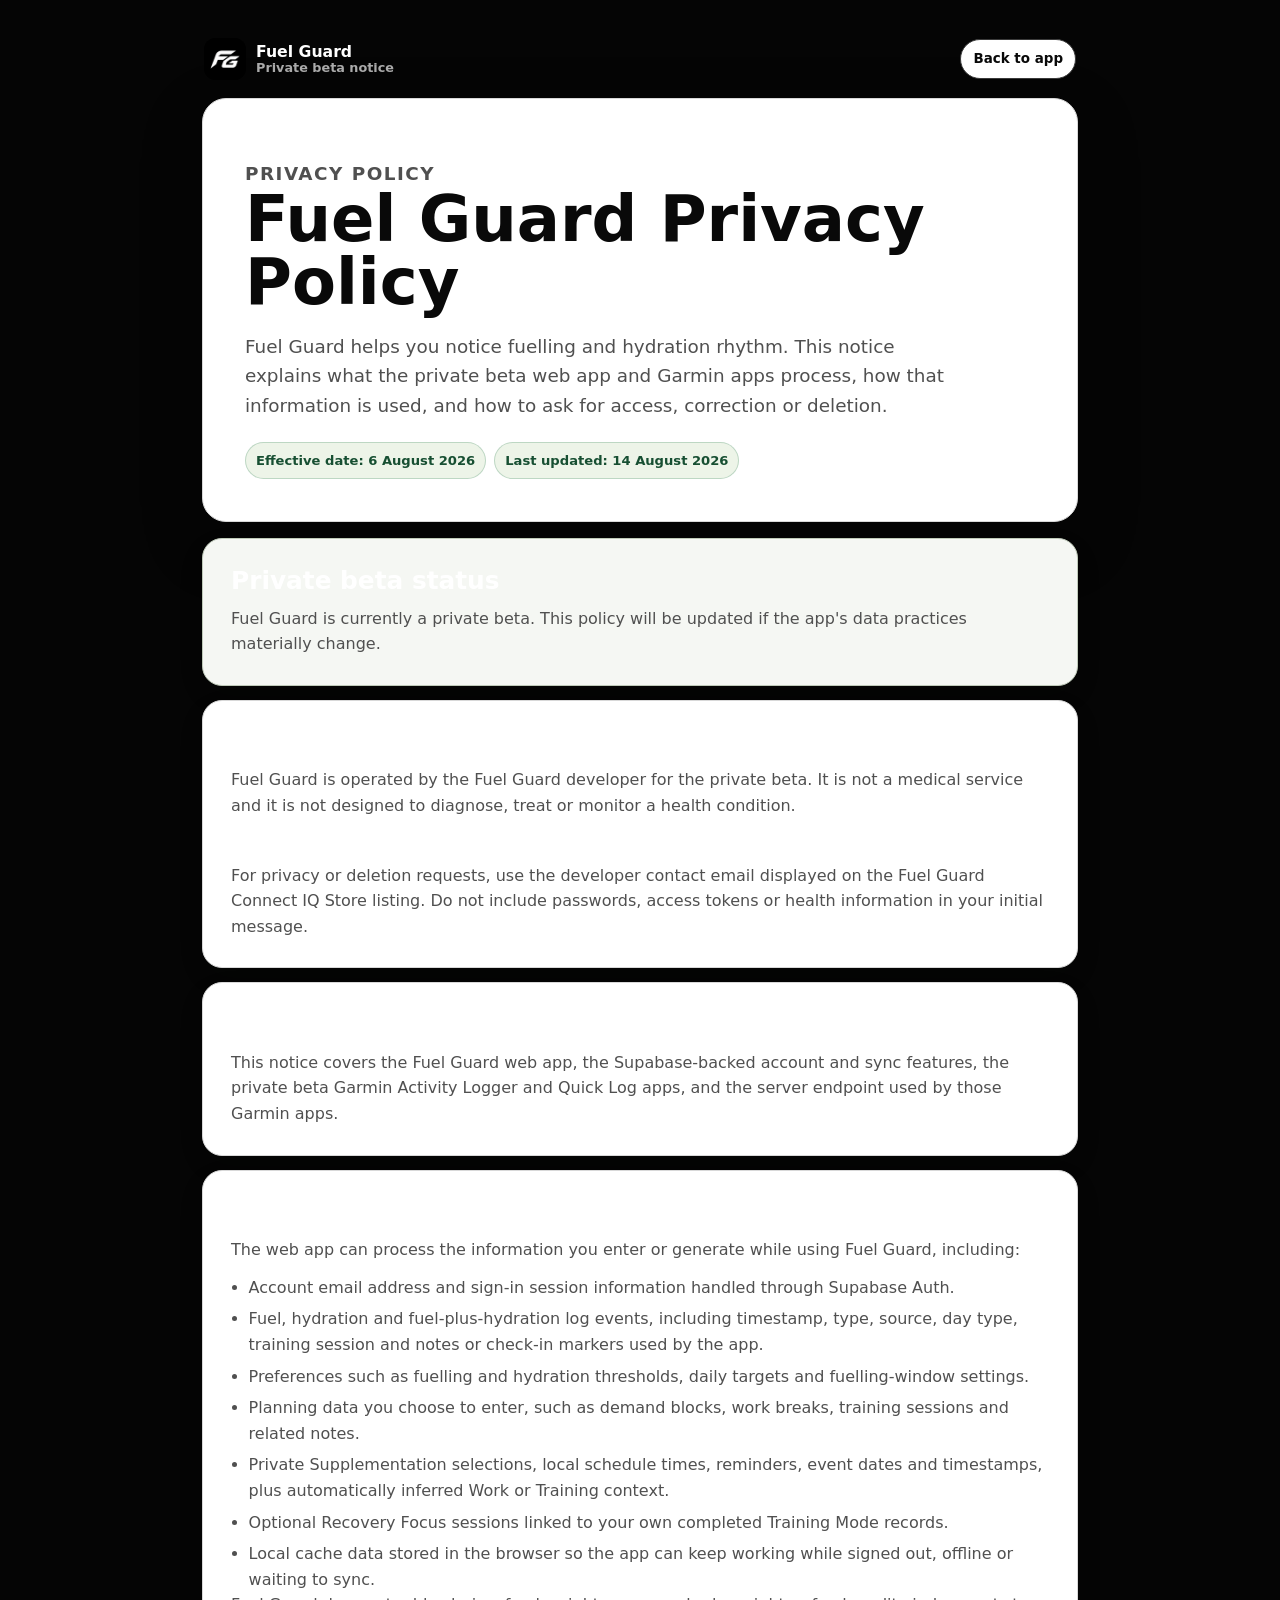
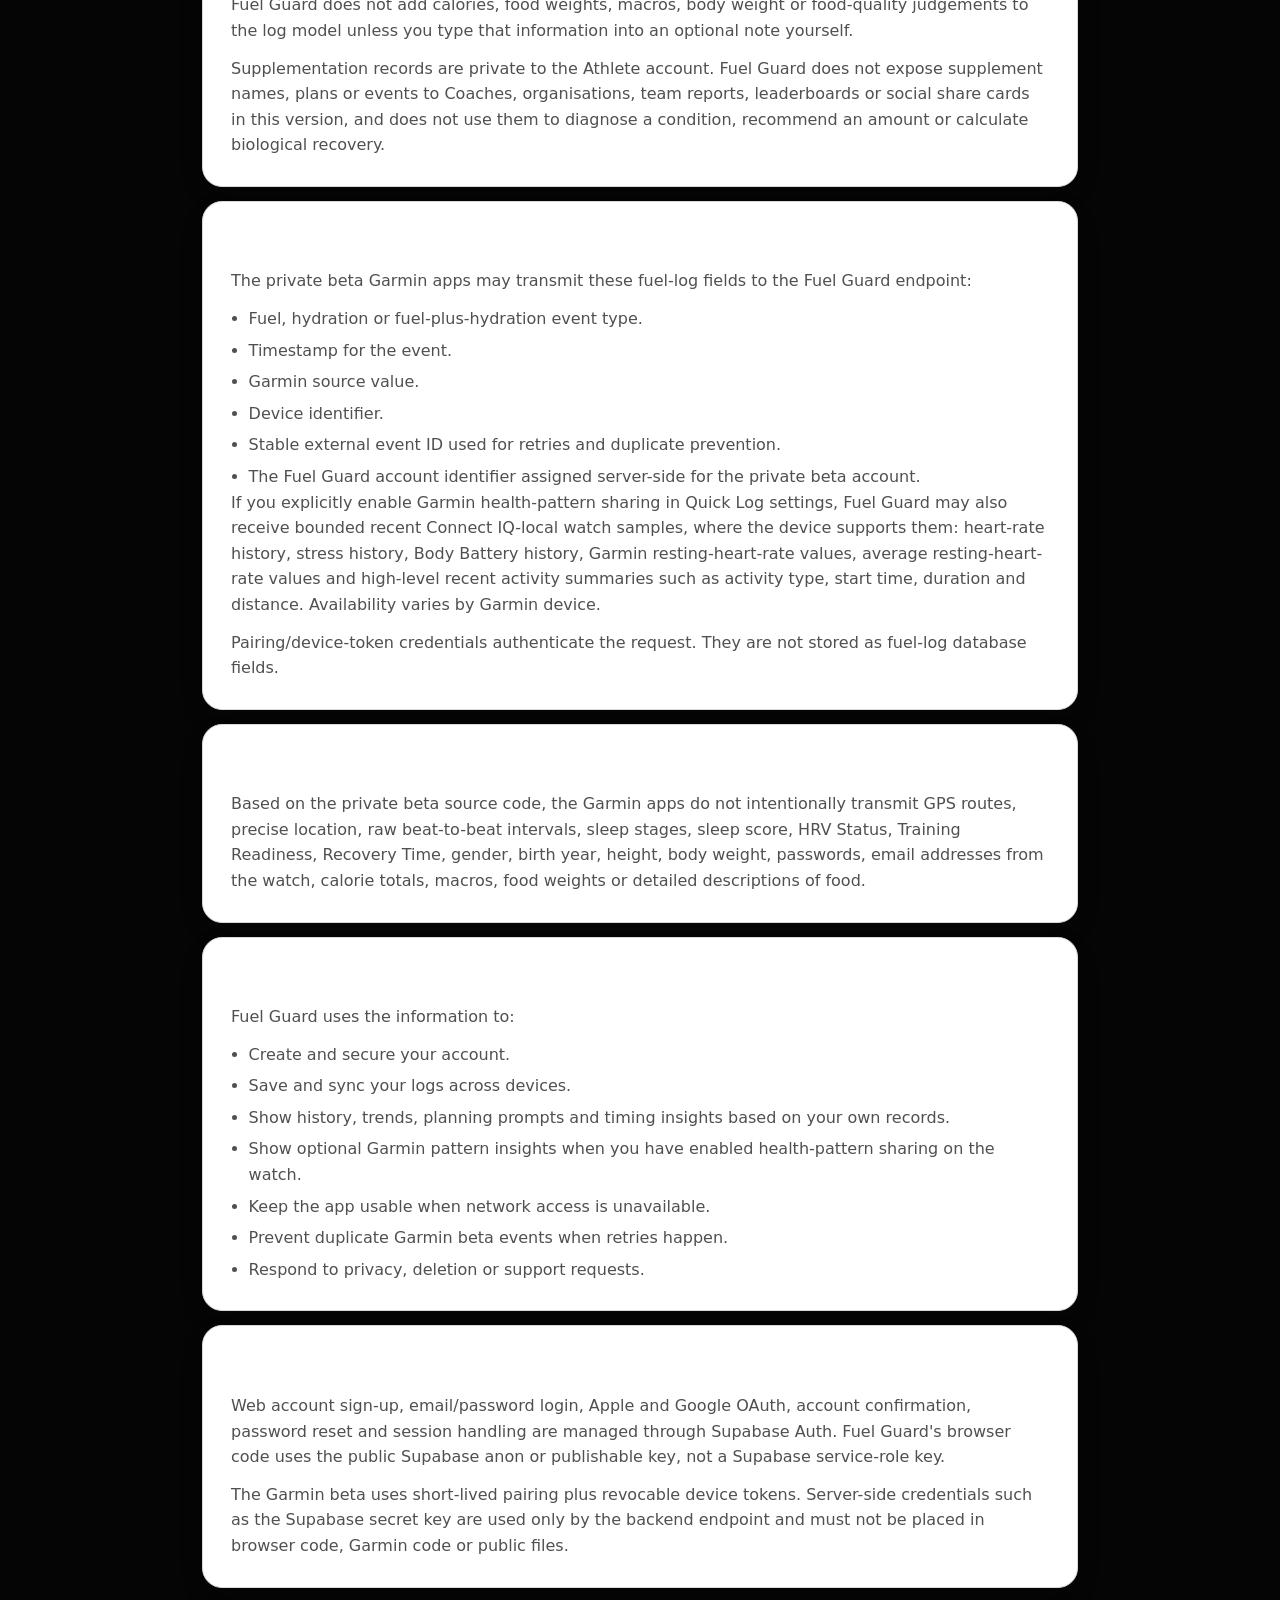
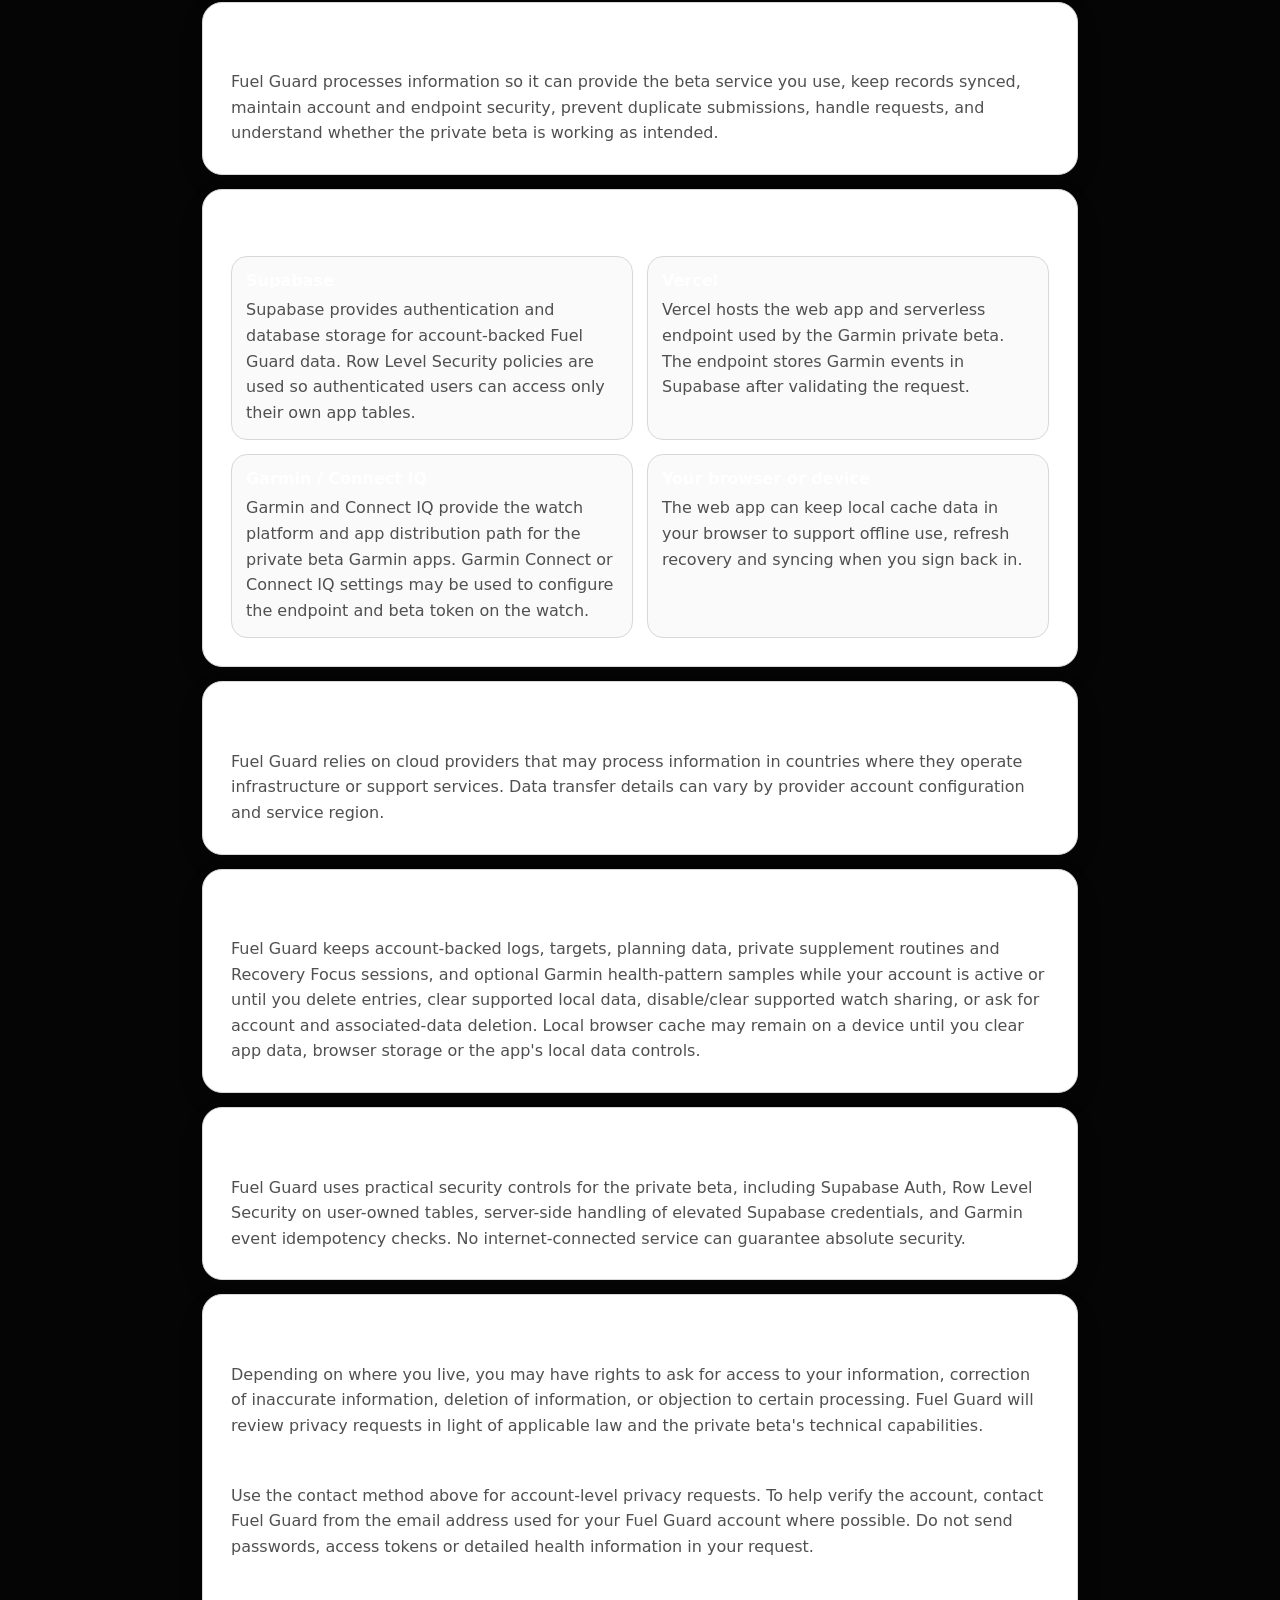
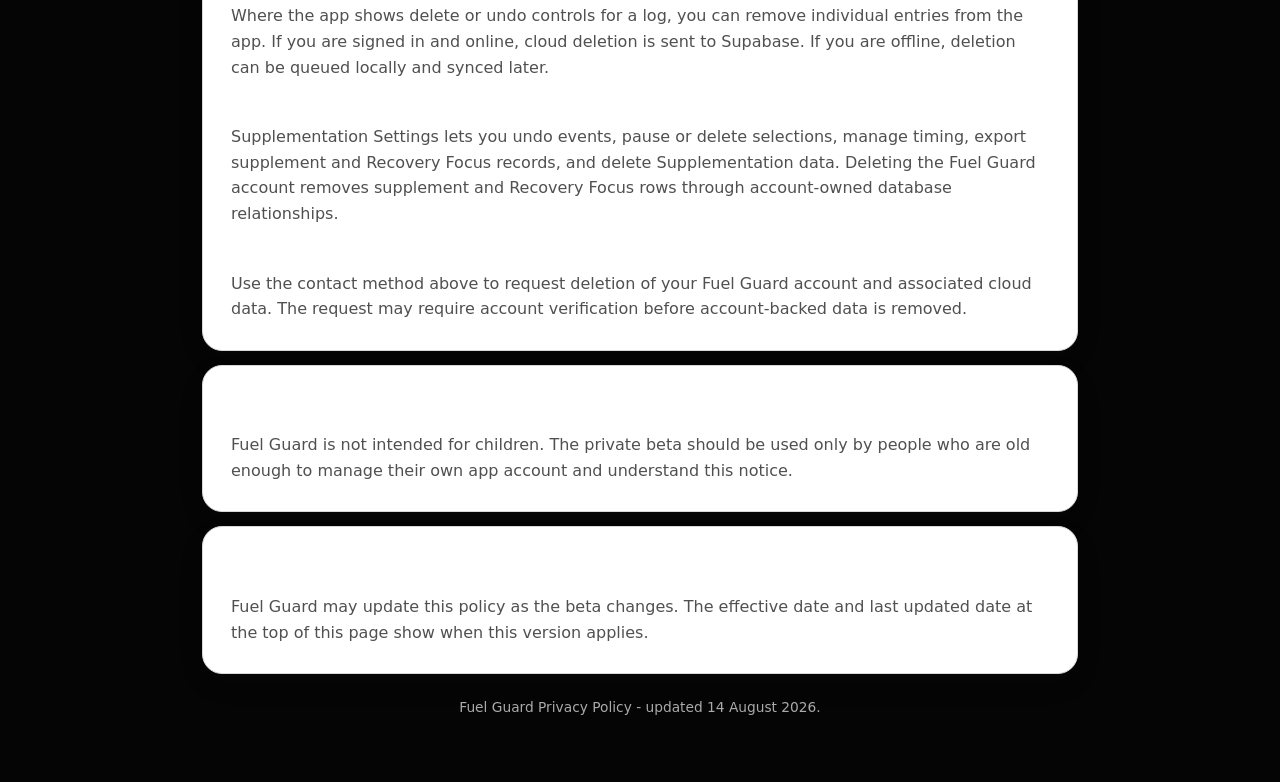
<file: privacy/index.html>
<!doctype html>
<html lang="en">
<head>
  <meta charset="UTF-8">
  <meta name="viewport" content="width=device-width, initial-scale=1.0, viewport-fit=cover">
  <meta name="theme-color" content="#050505">
  <meta name="description" content="Fuel Guard Privacy Policy for the private beta web app and Garmin apps.">
  <title>Fuel Guard Privacy Policy</title>
  <link rel="icon" type="image/png" sizes="32x32" href="/brand/favicon-32.png">
  <style>
    :root {
      color-scheme: light;
      --bg: #050505;
      --panel: #ffffff;
      --text: #090909;
      --muted: #505050;
      --line: #d8d8d8;
      --accent: #264b1f;
      --accent-soft: #edf4e8;
      --shadow: 0 22px 60px rgba(0, 0, 0, .28);
    }

    * {
      box-sizing: border-box;
    }

    body {
      margin: 0;
      min-height: 100vh;
      background: var(--bg);
      color: #fff;
      font-family: Inter, ui-sans-serif, system-ui, -apple-system, BlinkMacSystemFont, "Segoe UI", sans-serif;
      line-height: 1.6;
    }

    a {
      color: var(--accent);
      font-weight: 800;
      text-underline-offset: 3px;
    }

    .policy-shell {
      width: min(920px, 100%);
      margin: 0 auto;
      padding: 18px 14px 48px;
    }

    .policy-top {
      display: flex;
      align-items: center;
      justify-content: space-between;
      gap: 16px;
      padding: 10px 2px 18px;
    }

    .brand {
      display: inline-flex;
      align-items: center;
      gap: 10px;
      color: #fff;
      text-decoration: none;
    }

    .logo {
      display: inline-grid;
      width: 42px;
      height: 42px;
      place-items: center;
      border-radius: 12px;
      background: #111;
      color: #fff;
      font-size: .94rem;
      font-weight: 950;
      letter-spacing: .03em;
      box-shadow: none;
    }

    .brand strong {
      display: block;
      color: #fff;
      font-size: .98rem;
      line-height: 1.1;
    }

    .brand span {
      display: block;
      color: #aaa;
      font-size: .8rem;
      line-height: 1.2;
    }

    .back-link {
      display: inline-flex;
      align-items: center;
      justify-content: center;
      min-height: 40px;
      padding: 8px 12px;
      border: 1px solid #3a3a3a;
      border-radius: 999px;
      background: #fff;
      color: #090909;
      font-size: .84rem;
      text-decoration: none;
    }

    .hero {
      padding: clamp(22px, 5vw, 42px);
      border: 1px solid var(--line);
      border-radius: 24px;
      background: #fff;
      box-shadow: var(--shadow);
    }

    .kicker {
      margin: 0 0 8px;
      color: var(--accent);
      font-size: .78rem;
      font-weight: 900;
      letter-spacing: .08em;
      text-transform: uppercase;
    }

    h1 {
      margin: 0;
      color: var(--text);
      font-size: clamp(2rem, 7vw, 4rem);
      line-height: .98;
      letter-spacing: 0;
    }

    .hero p {
      max-width: 720px;
      margin: 18px 0 0;
      color: var(--muted);
      font-size: clamp(1rem, 2.6vw, 1.15rem);
    }

    .dates {
      display: flex;
      flex-wrap: wrap;
      gap: 8px;
      margin-top: 22px;
    }

    .date-pill {
      display: inline-flex;
      padding: 7px 10px;
      border: 1px solid rgba(18, 108, 63, .22);
      border-radius: 999px;
      background: var(--accent-soft);
      color: #174f32;
      font-size: .82rem;
      font-weight: 800;
    }

    .content {
      display: grid;
      gap: 14px;
      margin-top: 16px;
    }

    section {
      padding: clamp(18px, 4vw, 28px);
      border: 1px solid var(--line);
      border-radius: 20px;
      background: var(--panel);
      box-shadow: 0 10px 30px rgba(19, 33, 25, .06);
    }

    h2 {
      margin: 0 0 10px;
      font-size: clamp(1.18rem, 3vw, 1.55rem);
      line-height: 1.15;
      letter-spacing: 0;
    }

    h3 {
      margin: 18px 0 6px;
      font-size: 1rem;
      line-height: 1.25;
    }

    p {
      margin: 0 0 12px;
      color: var(--muted);
    }

    p:last-child {
      margin-bottom: 0;
    }

    ul {
      margin: 10px 0 0;
      padding-left: 1.1rem;
      color: var(--muted);
    }

    li + li {
      margin-top: 6px;
    }

    strong {
      color: var(--text);
    }

    .notice {
      border-color: #bfcab9;
      background: #f5f7f3;
    }

    .two-col {
      display: grid;
      gap: 14px;
    }

    .mini-card {
      padding: 14px;
      border: 1px solid var(--line);
      border-radius: 16px;
      background: #fafafa;
    }

    .mini-card h3 {
      margin-top: 0;
    }

    footer {
      padding: 22px 4px 0;
      color: #aaa;
      font-size: .86rem;
      text-align: center;
    }

    @media (min-width: 740px) {
      .policy-shell {
        padding: 28px 22px 64px;
      }

      .two-col {
        grid-template-columns: repeat(2, minmax(0, 1fr));
      }
    }
  </style>
  <link rel="stylesheet" href="/brand/fuel-guard-brand.css?v=mobile-pwa-v156-garmin-setup-walkthrough">
</head>
<body>
  <div class="policy-shell">
    <header class="policy-top">
      <a class="brand" href="/" aria-label="Fuel Guard home">
        <img class="logo fuel-guard-mark" src="/brand/fuel-guard-mark-192.png" alt="" aria-hidden="true" />
        <span>
          <strong>Fuel Guard</strong>
          <span>Private beta notice</span>
        </span>
      </a>
      <a class="back-link" href="/">Back to app</a>
    </header>

    <main>
      <article class="hero">
        <p class="kicker">Privacy Policy</p>
        <h1>Fuel Guard Privacy Policy</h1>
        <p>Fuel Guard helps you notice fuelling and hydration rhythm. This notice explains what the private beta web app and Garmin apps process, how that information is used, and how to ask for access, correction or deletion.</p>
        <div class="dates" aria-label="Policy dates">
          <span class="date-pill">Effective date: 6 August 2026</span>
          <span class="date-pill">Last updated: 14 August 2026</span>
        </div>
      </article>

      <div class="content">
        <section class="notice" aria-labelledby="beta-status">
          <h2 id="beta-status">Private beta status</h2>
          <p>Fuel Guard is currently a private beta. This policy will be updated if the app's data practices materially change.</p>
        </section>

        <section aria-labelledby="operator-contact">
          <h2 id="operator-contact">Who operates Fuel Guard</h2>
          <p>Fuel Guard is operated by the Fuel Guard developer for the private beta. It is not a medical service and it is not designed to diagnose, treat or monitor a health condition.</p>
          <h3>How to contact Fuel Guard</h3>
          <p>For privacy or deletion requests, use the developer contact email displayed on the Fuel Guard Connect IQ Store listing. Do not include passwords, access tokens or health information in your initial message.</p>
        </section>

        <section aria-labelledby="scope">
          <h2 id="scope">Scope of this notice</h2>
          <p>This notice covers the Fuel Guard web app, the Supabase-backed account and sync features, the private beta Garmin Activity Logger and Quick Log apps, and the server endpoint used by those Garmin apps.</p>
        </section>

        <section aria-labelledby="web-app-info">
          <h2 id="web-app-info">Information collected by the web app</h2>
          <p>The web app can process the information you enter or generate while using Fuel Guard, including:</p>
          <ul>
            <li>Account email address and sign-in session information handled through Supabase Auth.</li>
            <li>Fuel, hydration and fuel-plus-hydration log events, including timestamp, type, source, day type, training session and notes or check-in markers used by the app.</li>
            <li>Preferences such as fuelling and hydration thresholds, daily targets and fuelling-window settings.</li>
            <li>Planning data you choose to enter, such as demand blocks, work breaks, training sessions and related notes.</li>
            <li>Private Supplementation selections, local schedule times, reminders, event dates and timestamps, plus automatically inferred Work or Training context.</li>
            <li>Optional Recovery Focus sessions linked to your own completed Training Mode records.</li>
            <li>Local cache data stored in the browser so the app can keep working while signed out, offline or waiting to sync.</li>
          </ul>
          <p>Fuel Guard does not add calories, food weights, macros, body weight or food-quality judgements to the log model unless you type that information into an optional note yourself.</p>
          <p>Supplementation records are private to the Athlete account. Fuel Guard does not expose supplement names, plans or events to Coaches, organisations, team reports, leaderboards or social share cards in this version, and does not use them to diagnose a condition, recommend an amount or calculate biological recovery.</p>
        </section>

        <section aria-labelledby="garmin-info">
          <h2 id="garmin-info">Information collected through the Garmin apps</h2>
          <p>The private beta Garmin apps may transmit these fuel-log fields to the Fuel Guard endpoint:</p>
          <ul>
            <li>Fuel, hydration or fuel-plus-hydration event type.</li>
            <li>Timestamp for the event.</li>
            <li>Garmin source value.</li>
            <li>Device identifier.</li>
            <li>Stable external event ID used for retries and duplicate prevention.</li>
            <li>The Fuel Guard account identifier assigned server-side for the private beta account.</li>
          </ul>
          <p>If you explicitly enable Garmin health-pattern sharing in Quick Log settings, Fuel Guard may also receive bounded recent Connect IQ-local watch samples, where the device supports them: heart-rate history, stress history, Body Battery history, Garmin resting-heart-rate values, average resting-heart-rate values and high-level recent activity summaries such as activity type, start time, duration and distance. Availability varies by Garmin device.</p>
          <p>Pairing/device-token credentials authenticate the request. They are not stored as fuel-log database fields.</p>
        </section>

        <section aria-labelledby="garmin-not-collected">
          <h2 id="garmin-not-collected">Information not collected by the Garmin apps</h2>
          <p>Based on the private beta source code, the Garmin apps do not intentionally transmit GPS routes, precise location, raw beat-to-beat intervals, sleep stages, sleep score, HRV Status, Training Readiness, Recovery Time, gender, birth year, height, body weight, passwords, email addresses from the watch, calorie totals, macros, food weights or detailed descriptions of food.</p>
        </section>

        <section aria-labelledby="use-info">
          <h2 id="use-info">How the information is used</h2>
          <p>Fuel Guard uses the information to:</p>
          <ul>
            <li>Create and secure your account.</li>
            <li>Save and sync your logs across devices.</li>
            <li>Show history, trends, planning prompts and timing insights based on your own records.</li>
            <li>Show optional Garmin pattern insights when you have enabled health-pattern sharing on the watch.</li>
            <li>Keep the app usable when network access is unavailable.</li>
            <li>Prevent duplicate Garmin beta events when retries happen.</li>
            <li>Respond to privacy, deletion or support requests.</li>
          </ul>
        </section>

        <section aria-labelledby="auth-security">
          <h2 id="auth-security">Authentication and security credentials</h2>
          <p>Web account sign-up, email/password login, Apple and Google OAuth, account confirmation, password reset and session handling are managed through Supabase Auth. Fuel Guard's browser code uses the public Supabase anon or publishable key, not a Supabase service-role key.</p>
          <p>The Garmin beta uses short-lived pairing plus revocable device tokens. Server-side credentials such as the Supabase secret key are used only by the backend endpoint and must not be placed in browser code, Garmin code or public files.</p>
        </section>

        <section aria-labelledby="lawful-purposes">
          <h2 id="lawful-purposes">Lawful purposes for processing</h2>
          <p>Fuel Guard processes information so it can provide the beta service you use, keep records synced, maintain account and endpoint security, prevent duplicate submissions, handle requests, and understand whether the private beta is working as intended.</p>
        </section>

        <section aria-labelledby="providers">
          <h2 id="providers">Service providers and recipients</h2>
          <div class="two-col">
            <div class="mini-card">
              <h3>Supabase</h3>
              <p>Supabase provides authentication and database storage for account-backed Fuel Guard data. Row Level Security policies are used so authenticated users can access only their own app tables.</p>
            </div>
            <div class="mini-card">
              <h3>Vercel</h3>
              <p>Vercel hosts the web app and serverless endpoint used by the Garmin private beta. The endpoint stores Garmin events in Supabase after validating the request.</p>
            </div>
            <div class="mini-card">
              <h3>Garmin / Connect IQ</h3>
              <p>Garmin and Connect IQ provide the watch platform and app distribution path for the private beta Garmin apps. Garmin Connect or Connect IQ settings may be used to configure the endpoint and beta token on the watch.</p>
            </div>
            <div class="mini-card">
              <h3>Your browser or device</h3>
              <p>The web app can keep local cache data in your browser to support offline use, refresh recovery and syncing when you sign back in.</p>
            </div>
          </div>
        </section>

        <section aria-labelledby="transfers">
          <h2 id="transfers">International data transfers</h2>
          <p>Fuel Guard relies on cloud providers that may process information in countries where they operate infrastructure or support services. Data transfer details can vary by provider account configuration and service region.</p>
        </section>

        <section aria-labelledby="retention">
          <h2 id="retention">Data retention</h2>
          <p>Fuel Guard keeps account-backed logs, targets, planning data, private supplement routines and Recovery Focus sessions, and optional Garmin health-pattern samples while your account is active or until you delete entries, clear supported local data, disable/clear supported watch sharing, or ask for account and associated-data deletion. Local browser cache may remain on a device until you clear app data, browser storage or the app's local data controls.</p>
        </section>

        <section aria-labelledby="security">
          <h2 id="security">Security</h2>
          <p>Fuel Guard uses practical security controls for the private beta, including Supabase Auth, Row Level Security on user-owned tables, server-side handling of elevated Supabase credentials, and Garmin event idempotency checks. No internet-connected service can guarantee absolute security.</p>
        </section>

        <section aria-labelledby="rights">
          <h2 id="rights">User privacy rights</h2>
          <p>Depending on where you live, you may have rights to ask for access to your information, correction of inaccurate information, deletion of information, or objection to certain processing. Fuel Guard will review privacy requests in light of applicable law and the private beta's technical capabilities.</p>
          <h3>Access, correction, deletion and objection requests</h3>
          <p>Use the contact method above for account-level privacy requests. To help verify the account, contact Fuel Guard from the email address used for your Fuel Guard account where possible. Do not send passwords, access tokens or detailed health information in your request.</p>
          <h3>How to delete individual fuel logs</h3>
          <p>Where the app shows delete or undo controls for a log, you can remove individual entries from the app. If you are signed in and online, cloud deletion is sent to Supabase. If you are offline, deletion can be queued locally and synced later.</p>
          <h3>Supplement and Recovery Focus controls</h3>
          <p>Supplementation Settings lets you undo events, pause or delete selections, manage timing, export supplement and Recovery Focus records, and delete Supplementation data. Deleting the Fuel Guard account removes supplement and Recovery Focus rows through account-owned database relationships.</p>
          <h3>How to request account and associated-data deletion</h3>
          <p>Use the contact method above to request deletion of your Fuel Guard account and associated cloud data. The request may require account verification before account-backed data is removed.</p>
        </section>

        <section aria-labelledby="children">
          <h2 id="children">Children's privacy</h2>
          <p>Fuel Guard is not intended for children. The private beta should be used only by people who are old enough to manage their own app account and understand this notice.</p>
        </section>

        <section aria-labelledby="changes">
          <h2 id="changes">Changes to this policy</h2>
          <p>Fuel Guard may update this policy as the beta changes. The effective date and last updated date at the top of this page show when this version applies.</p>
        </section>
      </div>
    </main>

    <footer>
      Fuel Guard Privacy Policy - updated 14 August 2026.
    </footer>
  </div>
</body>
</html>
</file>
<file: brand/fuel-guard-brand.css>
:root {
  --fuel-guard-mark-src: url("/brand/fuel-guard-mark-192.png");
}

img.fuel-guard-mark {
  display: block;
  flex: 0 0 auto;
  max-width: 100%;
  aspect-ratio: 1;
  object-fit: contain;
  object-position: center;
  border: 0;
  border-radius: 12px;
  background: #000 !important;
  color: transparent !important;
  box-shadow: none !important;
}

.fuel-guard-preload {
  position: fixed;
  width: 1px;
  height: 1px;
  overflow: hidden;
  opacity: 0;
  pointer-events: none;
}

body.beta-mvp .beta-coach-nudge-heading > .fuel-guard-mark {
  width: 36px;
  height: 36px;
}

.fuel-kit-card > header > .fuel-guard-mark {
  width: 44px;
  height: 44px;
  border-radius: 15px;
}

.coach-logo.fuel-guard-mark,
.coach-icon.fuel-guard-mark,
.performance-brand > .fuel-guard-mark,
.brand-mark.fuel-guard-mark {
  width: 38px;
  height: 38px;
  padding: 0;
}

.fg-connect-mark.fuel-guard-mark {
  width: 48px;
  height: 48px;
  border-radius: 16px;
}
</file>
